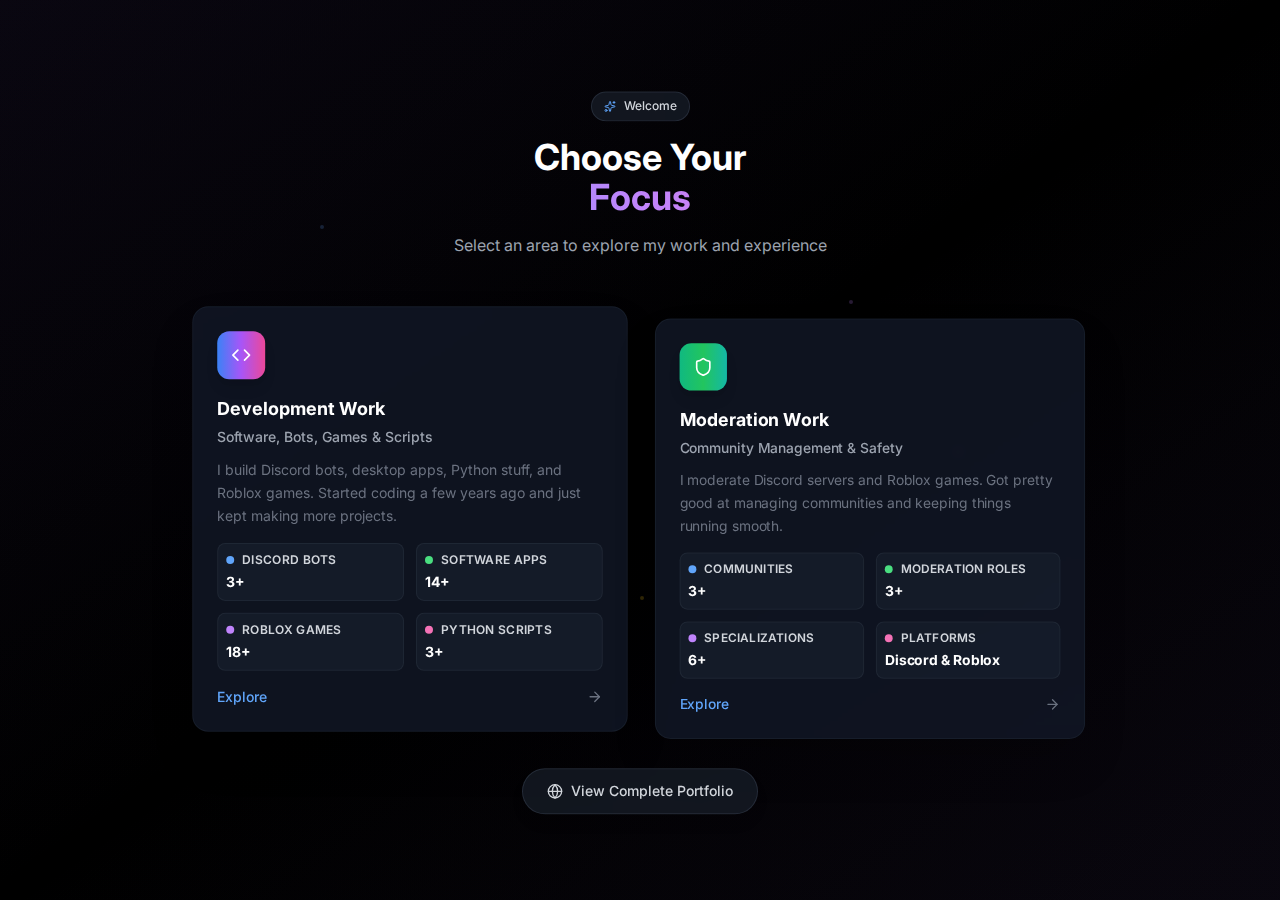
<file: index.html>
<!doctype html>
<html lang="en">
  <head>
    <meta charset="UTF-8" />
    <meta name="viewport" content="width=device-width, initial-scale=1.0" />
    <meta name="author" content="ftnick" />
    <title>ftnick - Developer Portfolio</title>
    <meta property="og:title" content="ftnick - Developer Portfolio" />
    <meta property="og:type" content="website" />
    <meta property="og:url" content="https://portfolio.ftnick.site" />
    <meta property="og:site_name" content="portfolio.ftnick.site" />
    <meta name="twitter:card" content="summary" />
    <meta name="twitter:title" content="ftnick - Developer Portfolio" />
    <meta name="theme-color" content="#3b82f6" />
    <meta name="color-scheme" content="dark light" />
    <meta name="robots" content="index, follow" />
    <meta name="language" content="English" />
    <meta name="revisit-after" content="7 days" />  
    <link rel="preconnect" href="https://fonts.googleapis.com">
    <link rel="preconnect" href="https://fonts.gstatic.com" crossorigin>
    <link href="https://fonts.googleapis.com/css2?family=Inter:wght@300;400;500;600;700;800&display=swap" rel="stylesheet">
    <script type="module" crossorigin src="/assets/index-OaO2CsFS.js"></script>
    <link rel="stylesheet" crossorigin href="/assets/index-C403rUNV.css">
  </head>
  <body>
    <div id="root"></div>
  </body>
</html>
</file>
<file: assets/index-C403rUNV.css>
@import"https://fonts.googleapis.com/css2?family=Inter:wght@300;400;500;600;700;800;900&family=Poppins:wght@300;400;500;600;700;800;900&display=swap";*,:before,:after{--tw-border-spacing-x: 0;--tw-border-spacing-y: 0;--tw-translate-x: 0;--tw-translate-y: 0;--tw-rotate: 0;--tw-skew-x: 0;--tw-skew-y: 0;--tw-scale-x: 1;--tw-scale-y: 1;--tw-pan-x: ;--tw-pan-y: ;--tw-pinch-zoom: ;--tw-scroll-snap-strictness: proximity;--tw-gradient-from-position: ;--tw-gradient-via-position: ;--tw-gradient-to-position: ;--tw-ordinal: ;--tw-slashed-zero: ;--tw-numeric-figure: ;--tw-numeric-spacing: ;--tw-numeric-fraction: ;--tw-ring-inset: ;--tw-ring-offset-width: 0px;--tw-ring-offset-color: #fff;--tw-ring-color: rgb(59 130 246 / .5);--tw-ring-offset-shadow: 0 0 #0000;--tw-ring-shadow: 0 0 #0000;--tw-shadow: 0 0 #0000;--tw-shadow-colored: 0 0 #0000;--tw-blur: ;--tw-brightness: ;--tw-contrast: ;--tw-grayscale: ;--tw-hue-rotate: ;--tw-invert: ;--tw-saturate: ;--tw-sepia: ;--tw-drop-shadow: ;--tw-backdrop-blur: ;--tw-backdrop-brightness: ;--tw-backdrop-contrast: ;--tw-backdrop-grayscale: ;--tw-backdrop-hue-rotate: ;--tw-backdrop-invert: ;--tw-backdrop-opacity: ;--tw-backdrop-saturate: ;--tw-backdrop-sepia: ;--tw-contain-size: ;--tw-contain-layout: ;--tw-contain-paint: ;--tw-contain-style: }::backdrop{--tw-border-spacing-x: 0;--tw-border-spacing-y: 0;--tw-translate-x: 0;--tw-translate-y: 0;--tw-rotate: 0;--tw-skew-x: 0;--tw-skew-y: 0;--tw-scale-x: 1;--tw-scale-y: 1;--tw-pan-x: ;--tw-pan-y: ;--tw-pinch-zoom: ;--tw-scroll-snap-strictness: proximity;--tw-gradient-from-position: ;--tw-gradient-via-position: ;--tw-gradient-to-position: ;--tw-ordinal: ;--tw-slashed-zero: ;--tw-numeric-figure: ;--tw-numeric-spacing: ;--tw-numeric-fraction: ;--tw-ring-inset: ;--tw-ring-offset-width: 0px;--tw-ring-offset-color: #fff;--tw-ring-color: rgb(59 130 246 / .5);--tw-ring-offset-shadow: 0 0 #0000;--tw-ring-shadow: 0 0 #0000;--tw-shadow: 0 0 #0000;--tw-shadow-colored: 0 0 #0000;--tw-blur: ;--tw-brightness: ;--tw-contrast: ;--tw-grayscale: ;--tw-hue-rotate: ;--tw-invert: ;--tw-saturate: ;--tw-sepia: ;--tw-drop-shadow: ;--tw-backdrop-blur: ;--tw-backdrop-brightness: ;--tw-backdrop-contrast: ;--tw-backdrop-grayscale: ;--tw-backdrop-hue-rotate: ;--tw-backdrop-invert: ;--tw-backdrop-opacity: ;--tw-backdrop-saturate: ;--tw-backdrop-sepia: ;--tw-contain-size: ;--tw-contain-layout: ;--tw-contain-paint: ;--tw-contain-style: }*,:before,:after{box-sizing:border-box;border-width:0;border-style:solid;border-color:#e5e7eb}:before,:after{--tw-content: ""}html,:host{line-height:1.5;-webkit-text-size-adjust:100%;-moz-tab-size:4;-o-tab-size:4;tab-size:4;font-family:Inter,system-ui,sans-serif;font-feature-settings:normal;font-variation-settings:normal;-webkit-tap-highlight-color:transparent}body{margin:0;line-height:inherit}hr{height:0;color:inherit;border-top-width:1px}abbr:where([title]){-webkit-text-decoration:underline dotted;text-decoration:underline dotted}h1,h2,h3,h4,h5,h6{font-size:inherit;font-weight:inherit}a{color:inherit;text-decoration:inherit}b,strong{font-weight:bolder}code,kbd,samp,pre{font-family:ui-monospace,SFMono-Regular,Menlo,Monaco,Consolas,Liberation Mono,Courier New,monospace;font-feature-settings:normal;font-variation-settings:normal;font-size:1em}small{font-size:80%}sub,sup{font-size:75%;line-height:0;position:relative;vertical-align:baseline}sub{bottom:-.25em}sup{top:-.5em}table{text-indent:0;border-color:inherit;border-collapse:collapse}button,input,optgroup,select,textarea{font-family:inherit;font-feature-settings:inherit;font-variation-settings:inherit;font-size:100%;font-weight:inherit;line-height:inherit;letter-spacing:inherit;color:inherit;margin:0;padding:0}button,select{text-transform:none}button,input:where([type=button]),input:where([type=reset]),input:where([type=submit]){-webkit-appearance:button;background-color:transparent;background-image:none}:-moz-focusring{outline:auto}:-moz-ui-invalid{box-shadow:none}progress{vertical-align:baseline}::-webkit-inner-spin-button,::-webkit-outer-spin-button{height:auto}[type=search]{-webkit-appearance:textfield;outline-offset:-2px}::-webkit-search-decoration{-webkit-appearance:none}::-webkit-file-upload-button{-webkit-appearance:button;font:inherit}summary{display:list-item}blockquote,dl,dd,h1,h2,h3,h4,h5,h6,hr,figure,p,pre{margin:0}fieldset{margin:0;padding:0}legend{padding:0}ol,ul,menu{list-style:none;margin:0;padding:0}dialog{padding:0}textarea{resize:vertical}input::-moz-placeholder,textarea::-moz-placeholder{opacity:1;color:#9ca3af}input::placeholder,textarea::placeholder{opacity:1;color:#9ca3af}button,[role=button]{cursor:pointer}:disabled{cursor:default}img,svg,video,canvas,audio,iframe,embed,object{display:block;vertical-align:middle}img,video{max-width:100%;height:auto}[hidden]:where(:not([hidden=until-found])){display:none}html{scroll-behavior:smooth}body{font-family:Inter,-apple-system,BlinkMacSystemFont,Segoe UI,Roboto,Oxygen,Ubuntu,Cantarell,Fira Sans,Droid Sans,Helvetica Neue,sans-serif;-webkit-font-smoothing:antialiased;-moz-osx-font-smoothing:grayscale}.dark{background-color:#000;color:#fff}.dark body,.dark #root{background-color:#000}@keyframes pageLoad{0%{opacity:0;transform:translateY(20px)}to{opacity:1;transform:translateY(0)}}.line-clamp-3{display:-webkit-box;-webkit-line-clamp:3;-webkit-box-orient:vertical;overflow:hidden}.text-glow-subtle{text-shadow:0 0 10px rgba(255,255,255,.3)}.text-glow-blue{text-shadow:0 0 15px rgba(59,130,246,.4)}.text-gradient-primary{background:linear-gradient(135deg,#667eea,#764ba2);-webkit-background-clip:text;-webkit-text-fill-color:transparent;background-clip:text}@keyframes particleFloat{0%,to{transform:translateY(0);opacity:.5}50%{transform:translateY(-10px);opacity:.8}}@keyframes float{0%,to{transform:translateY(0) scale(1);opacity:.2}50%{transform:translateY(-50px) scale(1.2);opacity:.4}}@keyframes orbFloat{0%,to{transform:translate(0) scale(1)}33%{transform:translate(30px,-30px) scale(1.1)}66%{transform:translate(-20px,20px) scale(.9)}}.hover-lift{transition:all .3s cubic-bezier(.4,0,.2,1)}.hover-lift:hover{transform:translateY(-8px);box-shadow:0 20px 40px #0000001a}.hover-scale{transition:all .3s cubic-bezier(.4,0,.2,1)}.hover-scale:hover{transform:scale(1.05)}.hover-glow{transition:all .3s ease}.hover-glow:hover{box-shadow:0 0 30px #3b82f64d}.back-to-top.visible{opacity:1;visibility:visible}@keyframes skeleton-loading{0%{background-position:200% 0}to{background-position:-200% 0}}.scroll-animate.animate{opacity:1;transform:translateY(0)}.route-transition.exit{opacity:1;transform:translate(0)}.visible{visibility:visible}.fixed{position:fixed}.absolute{position:absolute}.relative{position:relative}.inset-0{inset:0}.bottom-0{bottom:0}.bottom-1\/3{bottom:33.333333%}.bottom-1\/4{bottom:25%}.bottom-6{bottom:1.5rem}.bottom-8{bottom:2rem}.left-0{left:0}.left-1\/2{left:50%}.left-1\/3{left:33.333333%}.left-1\/4{left:25%}.left-4{left:1rem}.right-0{right:0}.right-1\/3{right:33.333333%}.right-1\/4{right:25%}.right-8{right:2rem}.top-0{top:0}.top-1\/2{top:50%}.top-1\/3{top:33.333333%}.top-1\/4{top:25%}.top-4{top:1rem}.z-10{z-index:10}.z-50{z-index:50}.mx-auto{margin-left:auto;margin-right:auto}.mb-1{margin-bottom:.25rem}.mb-12{margin-bottom:3rem}.mb-16{margin-bottom:4rem}.mb-2{margin-bottom:.5rem}.mb-20{margin-bottom:5rem}.mb-3{margin-bottom:.75rem}.mb-4{margin-bottom:1rem}.mb-6{margin-bottom:1.5rem}.mb-8{margin-bottom:2rem}.ml-1{margin-left:.25rem}.mt-12{margin-top:3rem}.mt-16{margin-top:4rem}.mt-20{margin-top:5rem}.mt-4{margin-top:1rem}.line-clamp-3{overflow:hidden;display:-webkit-box;-webkit-box-orient:vertical;-webkit-line-clamp:3}.block{display:block}.flex{display:flex}.inline-flex{display:inline-flex}.grid{display:grid}.hidden{display:none}.h-1{height:.25rem}.h-12{height:3rem}.h-16{height:4rem}.h-2{height:.5rem}.h-48{height:12rem}.h-8{height:2rem}.h-full{height:100%}.min-h-\[2rem\]{min-height:2rem}.min-h-screen{min-height:100vh}.w-1{width:.25rem}.w-12{width:3rem}.w-16{width:4rem}.w-2{width:.5rem}.w-8{width:2rem}.w-full{width:100%}.max-w-2xl{max-width:42rem}.max-w-3xl{max-width:48rem}.max-w-4xl{max-width:56rem}.max-w-6xl{max-width:72rem}.max-w-7xl{max-width:80rem}.max-w-lg{max-width:32rem}.flex-1{flex:1 1 0%}.flex-shrink-0{flex-shrink:0}.-translate-x-1\/2{--tw-translate-x: -50%;transform:translate(var(--tw-translate-x),var(--tw-translate-y)) rotate(var(--tw-rotate)) skew(var(--tw-skew-x)) skewY(var(--tw-skew-y)) scaleX(var(--tw-scale-x)) scaleY(var(--tw-scale-y))}.transform{transform:translate(var(--tw-translate-x),var(--tw-translate-y)) rotate(var(--tw-rotate)) skew(var(--tw-skew-x)) skewY(var(--tw-skew-y)) scaleX(var(--tw-scale-x)) scaleY(var(--tw-scale-y))}@keyframes pulse{50%{opacity:.5}}.animate-pulse{animation:pulse 2s cubic-bezier(.4,0,.6,1) infinite}.cursor-pointer{cursor:pointer}.grid-cols-1{grid-template-columns:repeat(1,minmax(0,1fr))}.grid-cols-2{grid-template-columns:repeat(2,minmax(0,1fr))}.flex-col{flex-direction:column}.flex-wrap{flex-wrap:wrap}.items-start{align-items:flex-start}.items-center{align-items:center}.justify-center{justify-content:center}.justify-between{justify-content:space-between}.gap-12{gap:3rem}.gap-2{gap:.5rem}.gap-3{gap:.75rem}.gap-4{gap:1rem}.gap-6{gap:1.5rem}.gap-8{gap:2rem}.space-y-2>:not([hidden])~:not([hidden]){--tw-space-y-reverse: 0;margin-top:calc(.5rem * calc(1 - var(--tw-space-y-reverse)));margin-bottom:calc(.5rem * var(--tw-space-y-reverse))}.space-y-4>:not([hidden])~:not([hidden]){--tw-space-y-reverse: 0;margin-top:calc(1rem * calc(1 - var(--tw-space-y-reverse)));margin-bottom:calc(1rem * var(--tw-space-y-reverse))}.space-y-6>:not([hidden])~:not([hidden]){--tw-space-y-reverse: 0;margin-top:calc(1.5rem * calc(1 - var(--tw-space-y-reverse)));margin-bottom:calc(1.5rem * var(--tw-space-y-reverse))}.overflow-hidden{overflow:hidden}.rounded-2xl{border-radius:1rem}.rounded-3xl{border-radius:1.5rem}.rounded-full{border-radius:9999px}.rounded-lg{border-radius:.5rem}.rounded-xl{border-radius:.75rem}.border{border-width:1px}.border-2{border-width:2px}.border-b{border-bottom-width:1px}.border-t{border-top-width:1px}.border-blue-200{--tw-border-opacity: 1;border-color:rgb(191 219 254 / var(--tw-border-opacity, 1))}.border-gray-200{--tw-border-opacity: 1;border-color:rgb(229 231 235 / var(--tw-border-opacity, 1))}.border-gray-200\/30{border-color:#e5e7eb4d}.border-gray-200\/50{border-color:#e5e7eb80}.border-gray-300{--tw-border-opacity: 1;border-color:rgb(209 213 219 / var(--tw-border-opacity, 1))}.border-gray-700\/30{border-color:#3741514d}.border-gray-700\/50{border-color:#37415180}.border-gray-800\/50{border-color:#1f293780}.border-green-200\/50{border-color:#bbf7d080}.border-indigo-500\/20{border-color:#6366f133}.bg-black{--tw-bg-opacity: 1;background-color:rgb(0 0 0 / var(--tw-bg-opacity, 1))}.bg-blue-100{--tw-bg-opacity: 1;background-color:rgb(219 234 254 / var(--tw-bg-opacity, 1))}.bg-blue-400{--tw-bg-opacity: 1;background-color:rgb(96 165 250 / var(--tw-bg-opacity, 1))}.bg-blue-600{--tw-bg-opacity: 1;background-color:rgb(37 99 235 / var(--tw-bg-opacity, 1))}.bg-cyan-100{--tw-bg-opacity: 1;background-color:rgb(207 250 254 / var(--tw-bg-opacity, 1))}.bg-emerald-600{--tw-bg-opacity: 1;background-color:rgb(5 150 105 / var(--tw-bg-opacity, 1))}.bg-emerald-700{--tw-bg-opacity: 1;background-color:rgb(4 120 87 / var(--tw-bg-opacity, 1))}.bg-gray-100{--tw-bg-opacity: 1;background-color:rgb(243 244 246 / var(--tw-bg-opacity, 1))}.bg-gray-200{--tw-bg-opacity: 1;background-color:rgb(229 231 235 / var(--tw-bg-opacity, 1))}.bg-gray-50\/50{background-color:#f9fafb80}.bg-gray-800\/40{background-color:#1f293766}.bg-gray-800\/50{background-color:#1f293780}.bg-gray-900\/80{background-color:#111827cc}.bg-green-100{--tw-bg-opacity: 1;background-color:rgb(220 252 231 / var(--tw-bg-opacity, 1))}.bg-green-100\/80{background-color:#dcfce7cc}.bg-green-400{--tw-bg-opacity: 1;background-color:rgb(74 222 128 / var(--tw-bg-opacity, 1))}.bg-green-600{--tw-bg-opacity: 1;background-color:rgb(22 163 74 / var(--tw-bg-opacity, 1))}.bg-indigo-100{--tw-bg-opacity: 1;background-color:rgb(224 231 255 / var(--tw-bg-opacity, 1))}.bg-pink-400{--tw-bg-opacity: 1;background-color:rgb(244 114 182 / var(--tw-bg-opacity, 1))}.bg-purple-100{--tw-bg-opacity: 1;background-color:rgb(243 232 255 / var(--tw-bg-opacity, 1))}.bg-purple-400{--tw-bg-opacity: 1;background-color:rgb(192 132 252 / var(--tw-bg-opacity, 1))}.bg-purple-600{--tw-bg-opacity: 1;background-color:rgb(147 51 234 / var(--tw-bg-opacity, 1))}.bg-purple-700{--tw-bg-opacity: 1;background-color:rgb(126 34 206 / var(--tw-bg-opacity, 1))}.bg-red-100{--tw-bg-opacity: 1;background-color:rgb(254 226 226 / var(--tw-bg-opacity, 1))}.bg-transparent{background-color:transparent}.bg-white{--tw-bg-opacity: 1;background-color:rgb(255 255 255 / var(--tw-bg-opacity, 1))}.bg-white\/10{background-color:#ffffff1a}.bg-white\/80{background-color:#fffc}.bg-white\/90{background-color:#ffffffe6}.bg-yellow-100{--tw-bg-opacity: 1;background-color:rgb(254 249 195 / var(--tw-bg-opacity, 1))}.bg-yellow-400{--tw-bg-opacity: 1;background-color:rgb(250 204 21 / var(--tw-bg-opacity, 1))}.bg-gradient-to-br{background-image:linear-gradient(to bottom right,var(--tw-gradient-stops))}.bg-gradient-to-r{background-image:linear-gradient(to right,var(--tw-gradient-stops))}.bg-gradient-to-tl{background-image:linear-gradient(to top left,var(--tw-gradient-stops))}.from-blue-100{--tw-gradient-from: #dbeafe var(--tw-gradient-from-position);--tw-gradient-to: rgb(219 234 254 / 0) var(--tw-gradient-to-position);--tw-gradient-stops: var(--tw-gradient-from), var(--tw-gradient-to)}.from-blue-400{--tw-gradient-from: #60a5fa var(--tw-gradient-from-position);--tw-gradient-to: rgb(96 165 250 / 0) var(--tw-gradient-to-position);--tw-gradient-stops: var(--tw-gradient-from), var(--tw-gradient-to)}.from-blue-50{--tw-gradient-from: #eff6ff var(--tw-gradient-from-position);--tw-gradient-to: rgb(239 246 255 / 0) var(--tw-gradient-to-position);--tw-gradient-stops: var(--tw-gradient-from), var(--tw-gradient-to)}.from-blue-50\/30{--tw-gradient-from: rgb(239 246 255 / .3) var(--tw-gradient-from-position);--tw-gradient-to: rgb(239 246 255 / 0) var(--tw-gradient-to-position);--tw-gradient-stops: var(--tw-gradient-from), var(--tw-gradient-to)}.from-blue-500{--tw-gradient-from: #3b82f6 var(--tw-gradient-from-position);--tw-gradient-to: rgb(59 130 246 / 0) var(--tw-gradient-to-position);--tw-gradient-stops: var(--tw-gradient-from), var(--tw-gradient-to)}.from-blue-500\/20{--tw-gradient-from: rgb(59 130 246 / .2) var(--tw-gradient-from-position);--tw-gradient-to: rgb(59 130 246 / 0) var(--tw-gradient-to-position);--tw-gradient-stops: var(--tw-gradient-from), var(--tw-gradient-to)}.from-blue-600{--tw-gradient-from: #2563eb var(--tw-gradient-from-position);--tw-gradient-to: rgb(37 99 235 / 0) var(--tw-gradient-to-position);--tw-gradient-stops: var(--tw-gradient-from), var(--tw-gradient-to)}.from-blue-900\/10{--tw-gradient-from: rgb(30 58 138 / .1) var(--tw-gradient-from-position);--tw-gradient-to: rgb(30 58 138 / 0) var(--tw-gradient-to-position);--tw-gradient-stops: var(--tw-gradient-from), var(--tw-gradient-to)}.from-blue-900\/20{--tw-gradient-from: rgb(30 58 138 / .2) var(--tw-gradient-from-position);--tw-gradient-to: rgb(30 58 138 / 0) var(--tw-gradient-to-position);--tw-gradient-stops: var(--tw-gradient-from), var(--tw-gradient-to)}.from-emerald-50{--tw-gradient-from: #ecfdf5 var(--tw-gradient-from-position);--tw-gradient-to: rgb(236 253 245 / 0) var(--tw-gradient-to-position);--tw-gradient-stops: var(--tw-gradient-from), var(--tw-gradient-to)}.from-emerald-500{--tw-gradient-from: #10b981 var(--tw-gradient-from-position);--tw-gradient-to: rgb(16 185 129 / 0) var(--tw-gradient-to-position);--tw-gradient-stops: var(--tw-gradient-from), var(--tw-gradient-to)}.from-emerald-900\/20{--tw-gradient-from: rgb(6 78 59 / .2) var(--tw-gradient-from-position);--tw-gradient-to: rgb(6 78 59 / 0) var(--tw-gradient-to-position);--tw-gradient-stops: var(--tw-gradient-from), var(--tw-gradient-to)}.from-gray-500{--tw-gradient-from: #6b7280 var(--tw-gradient-from-position);--tw-gradient-to: rgb(107 114 128 / 0) var(--tw-gradient-to-position);--tw-gradient-stops: var(--tw-gradient-from), var(--tw-gradient-to)}.from-gray-700{--tw-gradient-from: #374151 var(--tw-gradient-from-position);--tw-gradient-to: rgb(55 65 81 / 0) var(--tw-gradient-to-position);--tw-gradient-stops: var(--tw-gradient-from), var(--tw-gradient-to)}.from-green-500{--tw-gradient-from: #22c55e var(--tw-gradient-from-position);--tw-gradient-to: rgb(34 197 94 / 0) var(--tw-gradient-to-position);--tw-gradient-stops: var(--tw-gradient-from), var(--tw-gradient-to)}.from-green-900\/5{--tw-gradient-from: rgb(20 83 45 / .05) var(--tw-gradient-from-position);--tw-gradient-to: rgb(20 83 45 / 0) var(--tw-gradient-to-position);--tw-gradient-stops: var(--tw-gradient-from), var(--tw-gradient-to)}.from-indigo-500{--tw-gradient-from: #6366f1 var(--tw-gradient-from-position);--tw-gradient-to: rgb(99 102 241 / 0) var(--tw-gradient-to-position);--tw-gradient-stops: var(--tw-gradient-from), var(--tw-gradient-to)}.from-indigo-600{--tw-gradient-from: #4f46e5 var(--tw-gradient-from-position);--tw-gradient-to: rgb(79 70 229 / 0) var(--tw-gradient-to-position);--tw-gradient-stops: var(--tw-gradient-from), var(--tw-gradient-to)}.via-emerald-900\/20{--tw-gradient-to: rgb(6 78 59 / 0) var(--tw-gradient-to-position);--tw-gradient-stops: var(--tw-gradient-from), rgb(6 78 59 / .2) var(--tw-gradient-via-position), var(--tw-gradient-to)}.via-green-50{--tw-gradient-to: rgb(240 253 244 / 0) var(--tw-gradient-to-position);--tw-gradient-stops: var(--tw-gradient-from), #f0fdf4 var(--tw-gradient-via-position), var(--tw-gradient-to)}.via-green-500{--tw-gradient-to: rgb(34 197 94 / 0) var(--tw-gradient-to-position);--tw-gradient-stops: var(--tw-gradient-from), #22c55e var(--tw-gradient-via-position), var(--tw-gradient-to)}.via-purple-400{--tw-gradient-to: rgb(192 132 252 / 0) var(--tw-gradient-to-position);--tw-gradient-stops: var(--tw-gradient-from), #c084fc var(--tw-gradient-via-position), var(--tw-gradient-to)}.via-purple-50{--tw-gradient-to: rgb(250 245 255 / 0) var(--tw-gradient-to-position);--tw-gradient-stops: var(--tw-gradient-from), #faf5ff var(--tw-gradient-via-position), var(--tw-gradient-to)}.via-purple-500{--tw-gradient-to: rgb(168 85 247 / 0) var(--tw-gradient-to-position);--tw-gradient-stops: var(--tw-gradient-from), #a855f7 var(--tw-gradient-via-position), var(--tw-gradient-to)}.via-purple-900\/20{--tw-gradient-to: rgb(88 28 135 / 0) var(--tw-gradient-to-position);--tw-gradient-stops: var(--tw-gradient-from), rgb(88 28 135 / .2) var(--tw-gradient-via-position), var(--tw-gradient-to)}.via-transparent{--tw-gradient-to: rgb(0 0 0 / 0) var(--tw-gradient-to-position);--tw-gradient-stops: var(--tw-gradient-from), transparent var(--tw-gradient-via-position), var(--tw-gradient-to)}.to-emerald-500{--tw-gradient-to: #10b981 var(--tw-gradient-to-position)}.to-emerald-600{--tw-gradient-to: #059669 var(--tw-gradient-to-position)}.to-gray-600{--tw-gradient-to: #4b5563 var(--tw-gradient-to-position)}.to-gray-900{--tw-gradient-to: #111827 var(--tw-gradient-to-position)}.to-pink-100{--tw-gradient-to: #fce7f3 var(--tw-gradient-to-position)}.to-pink-400{--tw-gradient-to: #f472b6 var(--tw-gradient-to-position)}.to-pink-500{--tw-gradient-to: #ec4899 var(--tw-gradient-to-position)}.to-pink-800\/20{--tw-gradient-to: rgb(157 23 77 / .2) var(--tw-gradient-to-position)}.to-pink-900\/5{--tw-gradient-to: rgb(131 24 67 / .05) var(--tw-gradient-to-position)}.to-purple-100{--tw-gradient-to: #f3e8ff var(--tw-gradient-to-position)}.to-purple-50{--tw-gradient-to: #faf5ff var(--tw-gradient-to-position)}.to-purple-50\/30{--tw-gradient-to: rgb(250 245 255 / .3) var(--tw-gradient-to-position)}.to-purple-500{--tw-gradient-to: #a855f7 var(--tw-gradient-to-position)}.to-purple-500\/20{--tw-gradient-to: rgb(168 85 247 / .2) var(--tw-gradient-to-position)}.to-purple-600{--tw-gradient-to: #9333ea var(--tw-gradient-to-position)}.to-purple-900\/10{--tw-gradient-to: rgb(88 28 135 / .1) var(--tw-gradient-to-position)}.to-teal-100{--tw-gradient-to: #ccfbf1 var(--tw-gradient-to-position)}.to-teal-500{--tw-gradient-to: #14b8a6 var(--tw-gradient-to-position)}.to-teal-800\/20{--tw-gradient-to: rgb(17 94 89 / .2) var(--tw-gradient-to-position)}.bg-clip-text{-webkit-background-clip:text;background-clip:text}.p-2{padding:.5rem}.p-4{padding:1rem}.p-6{padding:1.5rem}.p-8{padding:2rem}.px-2{padding-left:.5rem;padding-right:.5rem}.px-3{padding-left:.75rem;padding-right:.75rem}.px-4{padding-left:1rem;padding-right:1rem}.px-5{padding-left:1.25rem;padding-right:1.25rem}.px-6{padding-left:1.5rem;padding-right:1.5rem}.px-8{padding-left:2rem;padding-right:2rem}.py-0\.5{padding-top:.125rem;padding-bottom:.125rem}.py-1{padding-top:.25rem;padding-bottom:.25rem}.py-1\.5{padding-top:.375rem;padding-bottom:.375rem}.py-2{padding-top:.5rem;padding-bottom:.5rem}.py-2\.5{padding-top:.625rem;padding-bottom:.625rem}.py-20{padding-top:5rem;padding-bottom:5rem}.py-24{padding-top:6rem;padding-bottom:6rem}.py-3{padding-top:.75rem;padding-bottom:.75rem}.py-4{padding-top:1rem;padding-bottom:1rem}.text-left{text-align:left}.text-center{text-align:center}.text-2xl{font-size:1.5rem;line-height:2rem}.text-3xl{font-size:1.875rem;line-height:2.25rem}.text-4xl{font-size:2.25rem;line-height:2.5rem}.text-5xl{font-size:3rem;line-height:1}.text-6xl{font-size:3.75rem;line-height:1}.text-8xl{font-size:6rem;line-height:1}.text-base{font-size:1rem;line-height:1.5rem}.text-lg{font-size:1.125rem;line-height:1.75rem}.text-sm{font-size:.875rem;line-height:1.25rem}.text-xl{font-size:1.25rem;line-height:1.75rem}.text-xs{font-size:.75rem;line-height:1rem}.font-bold{font-weight:700}.font-medium{font-weight:500}.font-semibold{font-weight:600}.uppercase{text-transform:uppercase}.leading-relaxed{line-height:1.625}.leading-tight{line-height:1.25}.tracking-wide{letter-spacing:.025em}.text-blue-400{--tw-text-opacity: 1;color:rgb(96 165 250 / var(--tw-text-opacity, 1))}.text-blue-600{--tw-text-opacity: 1;color:rgb(37 99 235 / var(--tw-text-opacity, 1))}.text-blue-800{--tw-text-opacity: 1;color:rgb(30 64 175 / var(--tw-text-opacity, 1))}.text-cyan-800{--tw-text-opacity: 1;color:rgb(21 94 117 / var(--tw-text-opacity, 1))}.text-emerald-100{--tw-text-opacity: 1;color:rgb(209 250 229 / var(--tw-text-opacity, 1))}.text-gray-300{--tw-text-opacity: 1;color:rgb(209 213 219 / var(--tw-text-opacity, 1))}.text-gray-400{--tw-text-opacity: 1;color:rgb(156 163 175 / var(--tw-text-opacity, 1))}.text-gray-500{--tw-text-opacity: 1;color:rgb(107 114 128 / var(--tw-text-opacity, 1))}.text-gray-600{--tw-text-opacity: 1;color:rgb(75 85 99 / var(--tw-text-opacity, 1))}.text-gray-700{--tw-text-opacity: 1;color:rgb(55 65 81 / var(--tw-text-opacity, 1))}.text-gray-800{--tw-text-opacity: 1;color:rgb(31 41 55 / var(--tw-text-opacity, 1))}.text-gray-900{--tw-text-opacity: 1;color:rgb(17 24 39 / var(--tw-text-opacity, 1))}.text-green-800{--tw-text-opacity: 1;color:rgb(22 101 52 / var(--tw-text-opacity, 1))}.text-indigo-800{--tw-text-opacity: 1;color:rgb(55 48 163 / var(--tw-text-opacity, 1))}.text-purple-100{--tw-text-opacity: 1;color:rgb(243 232 255 / var(--tw-text-opacity, 1))}.text-purple-800{--tw-text-opacity: 1;color:rgb(107 33 168 / var(--tw-text-opacity, 1))}.text-red-800{--tw-text-opacity: 1;color:rgb(153 27 27 / var(--tw-text-opacity, 1))}.text-transparent{color:transparent}.text-white{--tw-text-opacity: 1;color:rgb(255 255 255 / var(--tw-text-opacity, 1))}.text-yellow-800{--tw-text-opacity: 1;color:rgb(133 77 14 / var(--tw-text-opacity, 1))}.opacity-0{opacity:0}.opacity-20{opacity:.2}.opacity-30{opacity:.3}.shadow-2xl{--tw-shadow: 0 25px 50px -12px rgb(0 0 0 / .25);--tw-shadow-colored: 0 25px 50px -12px var(--tw-shadow-color);box-shadow:var(--tw-ring-offset-shadow, 0 0 #0000),var(--tw-ring-shadow, 0 0 #0000),var(--tw-shadow)}.shadow-lg{--tw-shadow: 0 10px 15px -3px rgb(0 0 0 / .1), 0 4px 6px -4px rgb(0 0 0 / .1);--tw-shadow-colored: 0 10px 15px -3px var(--tw-shadow-color), 0 4px 6px -4px var(--tw-shadow-color);box-shadow:var(--tw-ring-offset-shadow, 0 0 #0000),var(--tw-ring-shadow, 0 0 #0000),var(--tw-shadow)}.shadow-md{--tw-shadow: 0 4px 6px -1px rgb(0 0 0 / .1), 0 2px 4px -2px rgb(0 0 0 / .1);--tw-shadow-colored: 0 4px 6px -1px var(--tw-shadow-color), 0 2px 4px -2px var(--tw-shadow-color);box-shadow:var(--tw-ring-offset-shadow, 0 0 #0000),var(--tw-ring-shadow, 0 0 #0000),var(--tw-shadow)}.shadow-xl{--tw-shadow: 0 20px 25px -5px rgb(0 0 0 / .1), 0 8px 10px -6px rgb(0 0 0 / .1);--tw-shadow-colored: 0 20px 25px -5px var(--tw-shadow-color), 0 8px 10px -6px var(--tw-shadow-color);box-shadow:var(--tw-ring-offset-shadow, 0 0 #0000),var(--tw-ring-shadow, 0 0 #0000),var(--tw-shadow)}.filter{filter:var(--tw-blur) var(--tw-brightness) var(--tw-contrast) var(--tw-grayscale) var(--tw-hue-rotate) var(--tw-invert) var(--tw-saturate) var(--tw-sepia) var(--tw-drop-shadow)}.backdrop-blur-md{--tw-backdrop-blur: blur(12px);-webkit-backdrop-filter:var(--tw-backdrop-blur) var(--tw-backdrop-brightness) var(--tw-backdrop-contrast) var(--tw-backdrop-grayscale) var(--tw-backdrop-hue-rotate) var(--tw-backdrop-invert) var(--tw-backdrop-opacity) var(--tw-backdrop-saturate) var(--tw-backdrop-sepia);backdrop-filter:var(--tw-backdrop-blur) var(--tw-backdrop-brightness) var(--tw-backdrop-contrast) var(--tw-backdrop-grayscale) var(--tw-backdrop-hue-rotate) var(--tw-backdrop-invert) var(--tw-backdrop-opacity) var(--tw-backdrop-saturate) var(--tw-backdrop-sepia)}.backdrop-blur-sm{--tw-backdrop-blur: blur(4px);-webkit-backdrop-filter:var(--tw-backdrop-blur) var(--tw-backdrop-brightness) var(--tw-backdrop-contrast) var(--tw-backdrop-grayscale) var(--tw-backdrop-hue-rotate) var(--tw-backdrop-invert) var(--tw-backdrop-opacity) var(--tw-backdrop-saturate) var(--tw-backdrop-sepia);backdrop-filter:var(--tw-backdrop-blur) var(--tw-backdrop-brightness) var(--tw-backdrop-contrast) var(--tw-backdrop-grayscale) var(--tw-backdrop-hue-rotate) var(--tw-backdrop-invert) var(--tw-backdrop-opacity) var(--tw-backdrop-saturate) var(--tw-backdrop-sepia)}.transition{transition-property:color,background-color,border-color,text-decoration-color,fill,stroke,opacity,box-shadow,transform,filter,-webkit-backdrop-filter;transition-property:color,background-color,border-color,text-decoration-color,fill,stroke,opacity,box-shadow,transform,filter,backdrop-filter;transition-property:color,background-color,border-color,text-decoration-color,fill,stroke,opacity,box-shadow,transform,filter,backdrop-filter,-webkit-backdrop-filter;transition-timing-function:cubic-bezier(.4,0,.2,1);transition-duration:.15s}.transition-all{transition-property:all;transition-timing-function:cubic-bezier(.4,0,.2,1);transition-duration:.15s}.transition-colors{transition-property:color,background-color,border-color,text-decoration-color,fill,stroke;transition-timing-function:cubic-bezier(.4,0,.2,1);transition-duration:.15s}.transition-opacity{transition-property:opacity;transition-timing-function:cubic-bezier(.4,0,.2,1);transition-duration:.15s}.transition-transform{transition-property:transform;transition-timing-function:cubic-bezier(.4,0,.2,1);transition-duration:.15s}.duration-300{transition-duration:.3s}@keyframes gradient{0%{background-position:0% 50%}50%{background-position:100% 50%}to{background-position:0% 50%}}::-webkit-scrollbar{width:8px}::-webkit-scrollbar-track{background:#f1f5f9}::-webkit-scrollbar-thumb{background:#cbd5e1;border-radius:4px}::-webkit-scrollbar-thumb:hover{background:#94a3b8}.dark ::-webkit-scrollbar-track{background:#000}.dark ::-webkit-scrollbar-thumb{background:#374151}.dark ::-webkit-scrollbar-thumb:hover{background:#4b5563}.hover\:scale-110:hover{--tw-scale-x: 1.1;--tw-scale-y: 1.1;transform:translate(var(--tw-translate-x),var(--tw-translate-y)) rotate(var(--tw-rotate)) skew(var(--tw-skew-x)) skewY(var(--tw-skew-y)) scaleX(var(--tw-scale-x)) scaleY(var(--tw-scale-y))}.hover\:border-blue-600:hover{--tw-border-opacity: 1;border-color:rgb(37 99 235 / var(--tw-border-opacity, 1))}.hover\:border-gray-300\/50:hover{border-color:#d1d5db80}.hover\:bg-blue-50:hover{--tw-bg-opacity: 1;background-color:rgb(239 246 255 / var(--tw-bg-opacity, 1))}.hover\:bg-blue-700:hover{--tw-bg-opacity: 1;background-color:rgb(29 78 216 / var(--tw-bg-opacity, 1))}.hover\:bg-gray-100:hover{--tw-bg-opacity: 1;background-color:rgb(243 244 246 / var(--tw-bg-opacity, 1))}.hover\:bg-gray-100\/80:hover{background-color:#f3f4f6cc}.hover\:bg-gray-200:hover{--tw-bg-opacity: 1;background-color:rgb(229 231 235 / var(--tw-bg-opacity, 1))}.hover\:bg-gray-800\/70:hover{background-color:#1f2937b3}.hover\:bg-gray-900:hover{--tw-bg-opacity: 1;background-color:rgb(17 24 39 / var(--tw-bg-opacity, 1))}.hover\:bg-indigo-600:hover{--tw-bg-opacity: 1;background-color:rgb(79 70 229 / var(--tw-bg-opacity, 1))}.hover\:from-blue-700:hover{--tw-gradient-from: #1d4ed8 var(--tw-gradient-from-position);--tw-gradient-to: rgb(29 78 216 / 0) var(--tw-gradient-to-position);--tw-gradient-stops: var(--tw-gradient-from), var(--tw-gradient-to)}.hover\:from-gray-600:hover{--tw-gradient-from: #4b5563 var(--tw-gradient-from-position);--tw-gradient-to: rgb(75 85 99 / 0) var(--tw-gradient-to-position);--tw-gradient-stops: var(--tw-gradient-from), var(--tw-gradient-to)}.hover\:from-indigo-700:hover{--tw-gradient-from: #4338ca var(--tw-gradient-from-position);--tw-gradient-to: rgb(67 56 202 / 0) var(--tw-gradient-to-position);--tw-gradient-stops: var(--tw-gradient-from), var(--tw-gradient-to)}.hover\:to-gray-700:hover{--tw-gradient-to: #374151 var(--tw-gradient-to-position)}.hover\:to-purple-700:hover{--tw-gradient-to: #7e22ce var(--tw-gradient-to-position)}.hover\:text-blue-600:hover{--tw-text-opacity: 1;color:rgb(37 99 235 / var(--tw-text-opacity, 1))}.hover\:shadow-2xl:hover{--tw-shadow: 0 25px 50px -12px rgb(0 0 0 / .25);--tw-shadow-colored: 0 25px 50px -12px var(--tw-shadow-color);box-shadow:var(--tw-ring-offset-shadow, 0 0 #0000),var(--tw-ring-shadow, 0 0 #0000),var(--tw-shadow)}.hover\:shadow-xl:hover{--tw-shadow: 0 20px 25px -5px rgb(0 0 0 / .1), 0 8px 10px -6px rgb(0 0 0 / .1);--tw-shadow-colored: 0 20px 25px -5px var(--tw-shadow-color), 0 8px 10px -6px var(--tw-shadow-color);box-shadow:var(--tw-ring-offset-shadow, 0 0 #0000),var(--tw-ring-shadow, 0 0 #0000),var(--tw-shadow)}.hover\:shadow-blue-500\/10:hover{--tw-shadow-color: rgb(59 130 246 / .1);--tw-shadow: var(--tw-shadow-colored)}.group:hover .group-hover\:translate-x-1{--tw-translate-x: .25rem;transform:translate(var(--tw-translate-x),var(--tw-translate-y)) rotate(var(--tw-rotate)) skew(var(--tw-skew-x)) skewY(var(--tw-skew-y)) scaleX(var(--tw-scale-x)) scaleY(var(--tw-scale-y))}.group:hover .group-hover\:scale-110{--tw-scale-x: 1.1;--tw-scale-y: 1.1;transform:translate(var(--tw-translate-x),var(--tw-translate-y)) rotate(var(--tw-rotate)) skew(var(--tw-skew-x)) skewY(var(--tw-skew-y)) scaleX(var(--tw-scale-x)) scaleY(var(--tw-scale-y))}.group:hover .group-hover\:from-blue-500\/30{--tw-gradient-from: rgb(59 130 246 / .3) var(--tw-gradient-from-position);--tw-gradient-to: rgb(59 130 246 / 0) var(--tw-gradient-to-position);--tw-gradient-stops: var(--tw-gradient-from), var(--tw-gradient-to)}.group:hover .group-hover\:to-purple-500\/30{--tw-gradient-to: rgb(168 85 247 / .3) var(--tw-gradient-to-position)}.group:hover .group-hover\:text-blue-300{--tw-text-opacity: 1;color:rgb(147 197 253 / var(--tw-text-opacity, 1))}.group:hover .group-hover\:text-blue-400{--tw-text-opacity: 1;color:rgb(96 165 250 / var(--tw-text-opacity, 1))}.group:hover .group-hover\:text-blue-600{--tw-text-opacity: 1;color:rgb(37 99 235 / var(--tw-text-opacity, 1))}.group:hover .group-hover\:text-gray-200{--tw-text-opacity: 1;color:rgb(229 231 235 / var(--tw-text-opacity, 1))}.group:hover .group-hover\:text-gray-500{--tw-text-opacity: 1;color:rgb(107 114 128 / var(--tw-text-opacity, 1))}.group:hover .group-hover\:text-gray-600{--tw-text-opacity: 1;color:rgb(75 85 99 / var(--tw-text-opacity, 1))}.group:hover .group-hover\:text-gray-700{--tw-text-opacity: 1;color:rgb(55 65 81 / var(--tw-text-opacity, 1))}.group:hover .group-hover\:opacity-20{opacity:.2}.group:hover .group-hover\:opacity-40{opacity:.4}.dark\:border-blue-800:is(.dark *){--tw-border-opacity: 1;border-color:rgb(30 64 175 / var(--tw-border-opacity, 1))}.dark\:border-gray-600:is(.dark *){--tw-border-opacity: 1;border-color:rgb(75 85 99 / var(--tw-border-opacity, 1))}.dark\:border-gray-600\/30:is(.dark *){border-color:#4b55634d}.dark\:border-gray-700:is(.dark *){--tw-border-opacity: 1;border-color:rgb(55 65 81 / var(--tw-border-opacity, 1))}.dark\:border-gray-700\/50:is(.dark *){border-color:#37415180}.dark\:border-gray-800:is(.dark *){--tw-border-opacity: 1;border-color:rgb(31 41 55 / var(--tw-border-opacity, 1))}.dark\:border-green-800\/50:is(.dark *){border-color:#16653480}.dark\:bg-black:is(.dark *){--tw-bg-opacity: 1;background-color:rgb(0 0 0 / var(--tw-bg-opacity, 1))}.dark\:bg-blue-900\/30:is(.dark *){background-color:#1e3a8a4d}.dark\:bg-blue-900\/80:is(.dark *){background-color:#1e3a8acc}.dark\:bg-cyan-900\/80:is(.dark *){background-color:#164e63cc}.dark\:bg-gray-700:is(.dark *){--tw-bg-opacity: 1;background-color:rgb(55 65 81 / var(--tw-bg-opacity, 1))}.dark\:bg-gray-800:is(.dark *){--tw-bg-opacity: 1;background-color:rgb(31 41 55 / var(--tw-bg-opacity, 1))}.dark\:bg-gray-800\/50:is(.dark *){background-color:#1f293780}.dark\:bg-gray-900:is(.dark *){--tw-bg-opacity: 1;background-color:rgb(17 24 39 / var(--tw-bg-opacity, 1))}.dark\:bg-gray-900\/10:is(.dark *){background-color:#1118271a}.dark\:bg-gray-900\/80:is(.dark *){background-color:#111827cc}.dark\:bg-gray-900\/90:is(.dark *){background-color:#111827e6}.dark\:bg-green-400:is(.dark *){--tw-bg-opacity: 1;background-color:rgb(74 222 128 / var(--tw-bg-opacity, 1))}.dark\:bg-green-900\/40:is(.dark *){background-color:#14532d66}.dark\:bg-green-900\/80:is(.dark *){background-color:#14532dcc}.dark\:bg-indigo-900\/80:is(.dark *){background-color:#312e81cc}.dark\:bg-purple-900\/80:is(.dark *){background-color:#581c87cc}.dark\:bg-red-900\/80:is(.dark *){background-color:#7f1d1dcc}.dark\:bg-yellow-900\/80:is(.dark *){background-color:#713f12cc}.dark\:from-blue-900\/20:is(.dark *){--tw-gradient-from: rgb(30 58 138 / .2) var(--tw-gradient-from-position);--tw-gradient-to: rgb(30 58 138 / 0) var(--tw-gradient-to-position);--tw-gradient-stops: var(--tw-gradient-from), var(--tw-gradient-to)}.dark\:from-blue-900\/5:is(.dark *){--tw-gradient-from: rgb(30 58 138 / .05) var(--tw-gradient-from-position);--tw-gradient-to: rgb(30 58 138 / 0) var(--tw-gradient-to-position);--tw-gradient-stops: var(--tw-gradient-from), var(--tw-gradient-to)}.dark\:via-transparent:is(.dark *){--tw-gradient-to: rgb(0 0 0 / 0) var(--tw-gradient-to-position);--tw-gradient-stops: var(--tw-gradient-from), transparent var(--tw-gradient-via-position), var(--tw-gradient-to)}.dark\:to-purple-900\/20:is(.dark *){--tw-gradient-to: rgb(88 28 135 / .2) var(--tw-gradient-to-position)}.dark\:to-purple-900\/5:is(.dark *){--tw-gradient-to: rgb(88 28 135 / .05) var(--tw-gradient-to-position)}.dark\:text-blue-300:is(.dark *){--tw-text-opacity: 1;color:rgb(147 197 253 / var(--tw-text-opacity, 1))}.dark\:text-blue-400:is(.dark *){--tw-text-opacity: 1;color:rgb(96 165 250 / var(--tw-text-opacity, 1))}.dark\:text-cyan-300:is(.dark *){--tw-text-opacity: 1;color:rgb(103 232 249 / var(--tw-text-opacity, 1))}.dark\:text-gray-200:is(.dark *){--tw-text-opacity: 1;color:rgb(229 231 235 / var(--tw-text-opacity, 1))}.dark\:text-gray-300:is(.dark *){--tw-text-opacity: 1;color:rgb(209 213 219 / var(--tw-text-opacity, 1))}.dark\:text-gray-400:is(.dark *){--tw-text-opacity: 1;color:rgb(156 163 175 / var(--tw-text-opacity, 1))}.dark\:text-gray-500:is(.dark *){--tw-text-opacity: 1;color:rgb(107 114 128 / var(--tw-text-opacity, 1))}.dark\:text-green-300:is(.dark *){--tw-text-opacity: 1;color:rgb(134 239 172 / var(--tw-text-opacity, 1))}.dark\:text-indigo-300:is(.dark *){--tw-text-opacity: 1;color:rgb(165 180 252 / var(--tw-text-opacity, 1))}.dark\:text-purple-300:is(.dark *){--tw-text-opacity: 1;color:rgb(216 180 254 / var(--tw-text-opacity, 1))}.dark\:text-red-300:is(.dark *){--tw-text-opacity: 1;color:rgb(252 165 165 / var(--tw-text-opacity, 1))}.dark\:text-white:is(.dark *){--tw-text-opacity: 1;color:rgb(255 255 255 / var(--tw-text-opacity, 1))}.dark\:text-yellow-300:is(.dark *){--tw-text-opacity: 1;color:rgb(253 224 71 / var(--tw-text-opacity, 1))}.dark\:hover\:border-blue-400:hover:is(.dark *){--tw-border-opacity: 1;border-color:rgb(96 165 250 / var(--tw-border-opacity, 1))}.dark\:hover\:border-gray-500\/50:hover:is(.dark *){border-color:#6b728080}.dark\:hover\:bg-blue-900\/20:hover:is(.dark *){background-color:#1e3a8a33}.dark\:hover\:bg-gray-700:hover:is(.dark *){--tw-bg-opacity: 1;background-color:rgb(55 65 81 / var(--tw-bg-opacity, 1))}.dark\:hover\:bg-gray-700\/80:hover:is(.dark *){background-color:#374151cc}.dark\:hover\:bg-gray-800:hover:is(.dark *){--tw-bg-opacity: 1;background-color:rgb(31 41 55 / var(--tw-bg-opacity, 1))}.dark\:hover\:text-blue-400:hover:is(.dark *){--tw-text-opacity: 1;color:rgb(96 165 250 / var(--tw-text-opacity, 1))}.group:hover .dark\:group-hover\:text-blue-400:is(.dark *){--tw-text-opacity: 1;color:rgb(96 165 250 / var(--tw-text-opacity, 1))}.group:hover .dark\:group-hover\:text-gray-200:is(.dark *){--tw-text-opacity: 1;color:rgb(229 231 235 / var(--tw-text-opacity, 1))}.group:hover .dark\:group-hover\:text-gray-300:is(.dark *){--tw-text-opacity: 1;color:rgb(209 213 219 / var(--tw-text-opacity, 1))}@media (min-width: 640px){.sm\:flex-row{flex-direction:row}.sm\:gap-4{gap:1rem}.sm\:px-6{padding-left:1.5rem;padding-right:1.5rem}.sm\:px-8{padding-left:2rem;padding-right:2rem}.sm\:py-3{padding-top:.75rem;padding-bottom:.75rem}.sm\:text-5xl{font-size:3rem;line-height:1}.sm\:text-9xl{font-size:8rem;line-height:1}.sm\:text-lg{font-size:1.125rem;line-height:1.75rem}.sm\:text-xl{font-size:1.25rem;line-height:1.75rem}}@media (min-width: 768px){.md\:flex{display:flex}.md\:hidden{display:none}.md\:grid-cols-2{grid-template-columns:repeat(2,minmax(0,1fr))}.md\:text-2xl{font-size:1.5rem;line-height:2rem}.md\:text-4xl{font-size:2.25rem;line-height:2.5rem}.md\:text-5xl{font-size:3rem;line-height:1}.md\:text-6xl{font-size:3.75rem;line-height:1}.md\:text-base{font-size:1rem;line-height:1.5rem}}@media (min-width: 1024px){.lg\:grid-cols-2{grid-template-columns:repeat(2,minmax(0,1fr))}.lg\:grid-cols-3{grid-template-columns:repeat(3,minmax(0,1fr))}.lg\:px-12{padding-left:3rem;padding-right:3rem}.lg\:px-8{padding-left:2rem;padding-right:2rem}.lg\:text-7xl{font-size:4.5rem;line-height:1}}.App{min-height:100vh;transition:background-color .3s ease}.App.dark{background-color:#000!important}.dark *{transition:background-color .3s ease,color .3s ease,border-color .3s ease}
</file>
